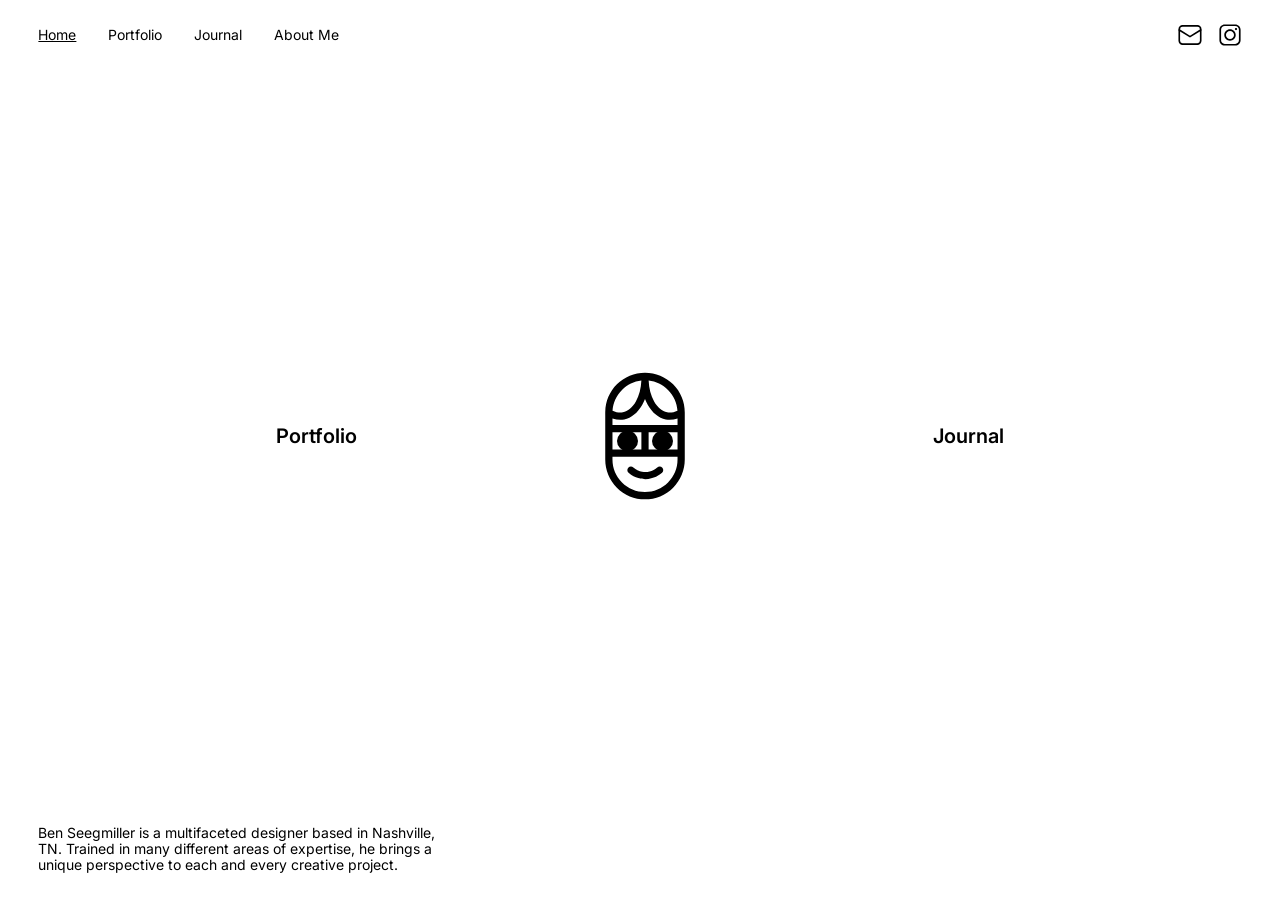
<file: index.html>
<!DOCTYPE html>
<html lang="en">
<head>
    <meta charset="UTF-8">
    <meta name="viewport" content="width=device-width, initial-scale=1.0">
    <title>Home | Ben Seegmiller</title>
    <link rel="stylesheet" href="style.css">
    <script src="eyes.js" defer></script>
    <link rel="icon" type="image/png" href="./icons/favicon/favicon-96x96.png" sizes="96x96"/>
    <link rel="icon" type="image/svg+xml" href="./icons/favicon.svg"/>
    <link rel="shortcut icon" href="./icons/favicon.ico"/>
    <link rel="apple-touch-icon" sizes="180x180" href="./icons/apple-touch-icon.png"/>
    <meta name="apple-mobile-web-app-title" content="BenSeegmiller"/>
    <link rel="manifest" href="./icons/site.webmanifest"/>
</head>
<body>
    <div class="wrapper">
        <div class="home-container">
            <div class="navigation">
                <div class="nav-links">
                    <a href="index.html" class="underline"
                    ><p>Home</p></a>
                    <a href="portfolio.html"><p>Portfolio</p></a>
                    <a href="journal.html"><p>Journal</p></a>
                    <a href="aboutme.html"><p>About Me</p></a>
                </div>
                <div class="nav-name">
                    <a href="mailto:benkseegmiller@gmail.com" targer="_blank">
                        <div class="email"></div>
                    </a>
                    <a href="https://www.instagram.com/benseegmiller_art/" target="_blank">
                        <div class="instagram"></div>
                    </a>
                </div>
            </div>
            <div class="home-content">
                <a href="portfolio.html"><h3 class="semibold">Portfolio</h3></a>
                <div class="home-logo">
                    <div class="eye">
                        <div class="pupil"></div>
                    </div>
                    <div class="eye">
                        <div class="pupil"></div>
                    </div>
                </div>
                <a href="journal.html"><h3 class="semibold">Journal</h3></a>
            </div>
            <div class="home-footnote">
                <p>Ben Seegmiller is a multifaceted designer based in Nashville, TN. Trained in many different areas of expertise, he brings a unique perspective to each and every creative project.</p>
            </div>
        </div>
    </div>
</body>
</html>
</file>
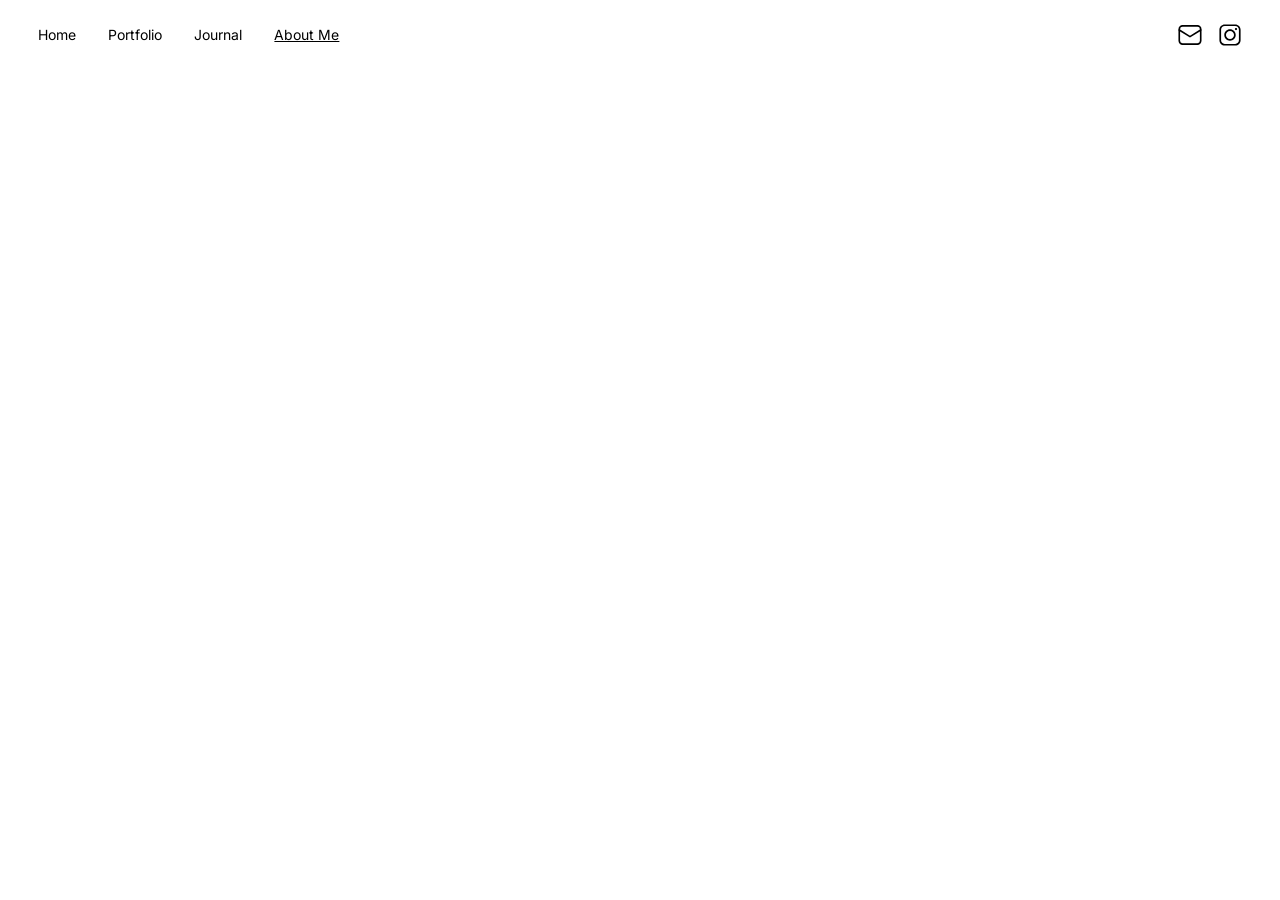
<file: aboutme.html>
<!DOCTYPE html>
<html lang="en">
<head>
    <meta charset="UTF-8">
    <meta name="viewport" content="width=device-width, initial-scale=1.0">
    <title>About Me | Ben Seegmiller</title>
    <link rel="stylesheet" href="style.css">
     <!-- Fonts Preload START -->
    <link rel="preload" href="./fonts/Inter/Inter-VariableFont_opsz,wght.ttf" as="font" type="truetype" crossorigin="">
    <link rel="preload" href="./fonts/Inter/Inter-Italic-VariableFont_opsz,wght.ttf" as="font" type="truetype" crossorigin="">
    <!-- Fonts Preload END -->
    <!-- Favicon START -->
    <link rel="icon" type="image/png" href="./icons/favicon/favicon-96x96.png" sizes="96x96"/>
    <link rel="icon" type="image/svg+xml" href="./icons/favicon.svg"/>
    <link rel="shortcut icon" href="./icons/favicon.ico"/>
    <link rel="apple-touch-icon" sizes="180x180" href="./icons/apple-touch-icon.png"/>
    <meta name="apple-mobile-web-app-title" content="BenSeegmiller"/>
    <link rel="manifest" href="./icons/site.webmanifest"/>
    <!-- Favicon END -->
</head>
<body>
    <div class="wrapper">
        <div class="aboutme-container">
            <div class="navigation">
                <div class="nav-links">
                    <a href="index.html"><p>Home</p></a>
                    <a href="portfolio.html"><p>Portfolio</p></a>
                    <a href="journal.html"><p>Journal</p></a>
                    <a href="aboutme.html" class="underline"><p>About Me</p></a>
                </div>
                <div class="nav-name">
                    <a href="mailto:benkseegmiller@gmail.com" targer="_blank">
                        <div class="email"></div>
                    </a>
                    <a href="https://www.instagram.com/benseegmiller_art/" target="_blank">
                        <div class="instagram"></div>
                    </a>
                </div>
            </div>
        </div>
    </div>
</body>
</html>
</file>
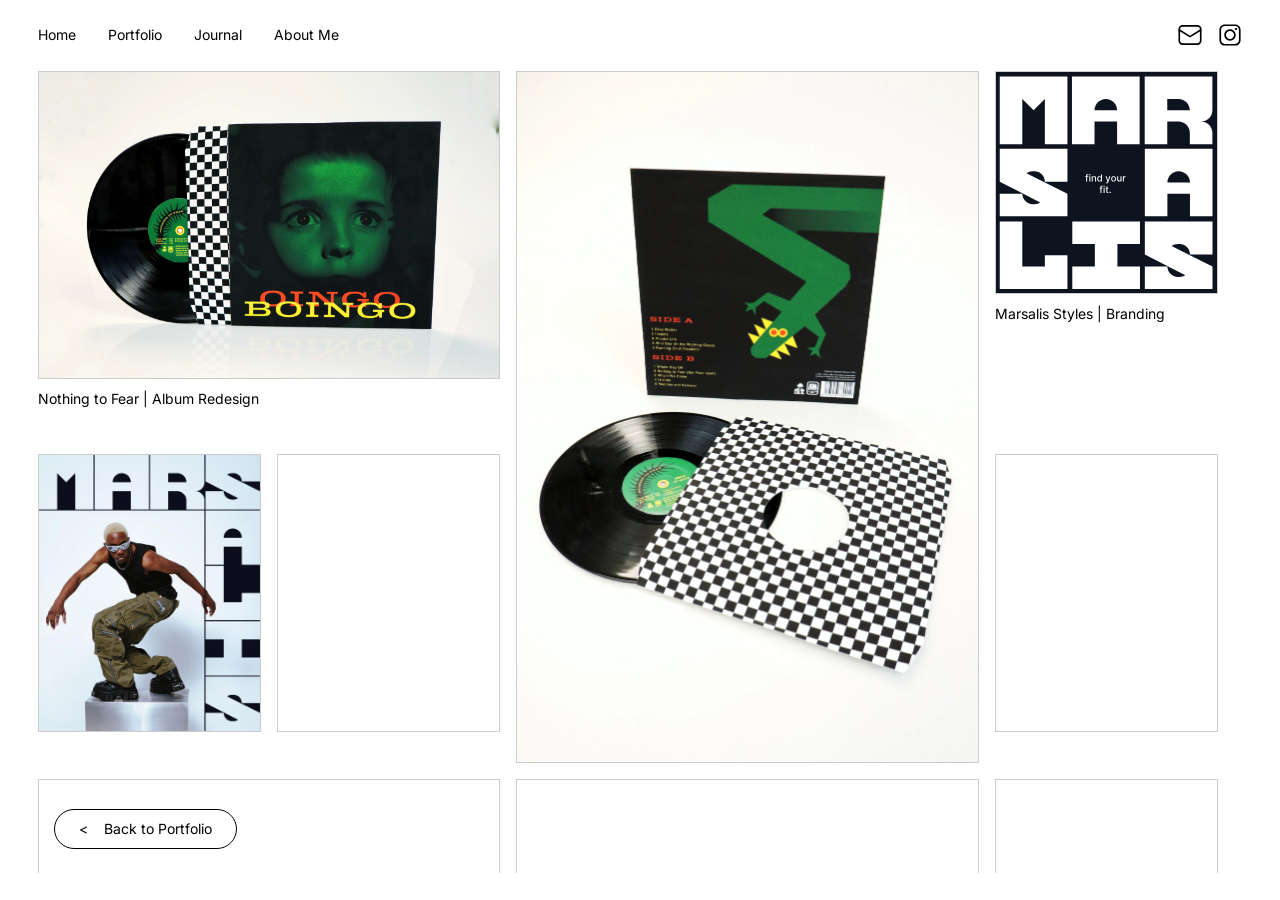
<file: archive.html>
<!DOCTYPE html>
<html lang="en">
<head>
    <meta charset="UTF-8">
    <meta name="viewport" content="width=device-width, initial-scale=1.0">
    <title>Portfolio | Ben Seegmiller</title>
    <link rel="stylesheet" href="style.css">
    <script src="lazysizes.min.js" async=""></script>
    <!-- Fonts Preload START -->
    <link rel="preload" href="./fonts/Inter/Inter-VariableFont_opsz,wght.ttf" as="font" type="truetype" crossorigin="">
    <link rel="preload" href="./fonts/Inter/Inter-Italic-VariableFont_opsz,wght.ttf" as="font" type="truetype" crossorigin="">
    <!-- Fonts Preload END -->
    <!-- Favicon START -->
    <link rel="icon" type="image/png" href="./icons/favicon/favicon-96x96.png" sizes="96x96"/>
    <link rel="icon" type="image/svg+xml" href="./icons/favicon.svg"/>
    <link rel="shortcut icon" href="./icons/favicon.ico"/>
    <link rel="apple-touch-icon" sizes="180x180" href="./icons/apple-touch-icon.png"/>
    <meta name="apple-mobile-web-app-title" content="BenSeegmiller"/>
    <link rel="manifest" href="./icons/site.webmanifest"/>
    <!-- Favicon END -->
</head>
<body>
    <div class="wrapper">
        <div class="archive-container">
            <div class="navigation">
                <div class="nav-links">
                    <a href="index.html"><p>Home</p></a>
                    <a href="portfolio.html"><p>Portfolio</p></a>
                    <a href="journal.html"><p>Journal</p></a>
                    <a href="aboutme.html"><p>About Me</p></a>
                </div>
                <div class="nav-name">
                    <a href="mailto:benkseegmiller@gmail.com" targer="_blank">
                        <div class="email"></div>
                    </a>
                    <a href="https://www.instagram.com/benseegmiller_art/" target="_blank">
                        <div class="instagram"></div>
                    </a>
                </div>
            </div>
            <div class="archive-grid">
            <!-- ARCHIVE IMAGES BULK START -->
            <!-- Nothing To Fear -->
                <div class="item wide"><img data-src="./images/archives/nothingtofear-front.webp" alt="Archive item" class="lazyload" decoding="async"><p>Nothing to Fear | Album Redesign</p></div>
                <div class="item big"><img data-src="./images/archives/nothingtofear-back.webp" alt="Archive item" class="lazyload" decoding="async"></div>
            <!-- Marsalis Styles -->
                <div class="item"><img data-src="./images/archives/marsalis-logo.svg" alt="Archive item" class="lazyload" decoding="async"><p>Marsalis Styles | Branding</p></div>
                <div class="item"><img data-src="./images/archives/marsalis-one.webp" alt="Archive item" class="lazyload" decoding="async"></div>
                <div class="item"><img data-src="./images/archives/marsalis-two.webp" alt="Archive item" class="lazyload" decoding="async"></div>
                <div class="item"><img data-src="./images/archives/marsalis-three.webp" alt="Archive item" class="lazyload" decoding="async"></div>
            <!-- St. Vitos -->
                <div class="item wide"><img data-src="./images/archives/stvitos-mock.webp" alt="Archive item" class="lazyload" decoding="async"><p>St. Vitos | Menu Layout</p></div>
            <!-- Turtle Beach -->
                <div class="item wide"><img data-src="./images/archives/turtlebeach-one.webp" alt="Archive item" class="lazyload" decoding="async"><p>Turtle Beach | Print Campaign</p></div>
                <div class="item wide"><img data-src="./images/archives/turtlebeach-two.webp" alt="Archive item" class="lazyload" decoding="async"></div>
                <div class="item wide"><img data-src="./images/archives/turtlebeach-four.webp" alt="Archive item" class="lazyload" decoding="async"></div>
            <!-- Pepperell Mill -->
                <div class="item wide"><img data-src="./images/archives/pepperellmill-card.webp" alt="Archive item" class="lazyload" decoding="async"><p>Pepperell Mill | Brand Identity</p></div>
                <div class="item wide"><img data-src="./images/archives/pepperellmill-letterhead.webp" alt="Archive item" class="lazyload" decoding="async"></div>
            <!-- Barracuda Disco -->
                <div class="item"><img data-src="./images/archives/barracuda-logotype.webp" alt="Archive item" class="lazyload" decoding="async"><p>Barracuda Disco | Brand Identity</p></div>
                <div class="item"><img data-src="./images/archives/barracuda-logomark.webp" alt="Archive item" class="lazyload" decoding="async"></div>
            <!-- Day to Dream -->
                <div class="item tall"><img data-src="./images/archives/daytodream-presidents.webp" alt="Archive item" class="lazyload" decoding="async"><p>Day to Dream | Experiential Design</p></div>
                <div class="item tall"><img data-src="./images/archives/daytodream-messages.webp" alt="Archive item" class="lazyload" decoding="async"></div>
                <div class="item wide"><img data-src="./images/archives/daytodream-photo1.webp" alt="Archive item" class="lazyload" decoding="async"></div>
                <div class="item wide"><img data-src="./images/archives/daytodream-photo2.webp" alt="Archive item" class="lazyload" decoding="async"></div>
            <!-- History Book Covers -->
                <div class="item wide"><img data-src="./images/archives/historybooks-mock.webp" alt="Archive item" class="lazyload" decoding="async"><p>American War Stories | Book Cover Design</p></div>
                <div class="item big"><img data-src="./images/archives/historybooks-one.webp" alt="Archive item" class="lazyload" decoding="async"></div>
                <div class="item big"><img data-src="./images/archives/historybooks-two.webp" alt="Archive item" class="lazyload" decoding="async"></div>
                <div class="item big"><img data-src="./images/archives/historybooks-three.webp" alt="Archive item" class="lazyload" decoding="async"></div>
            <!-- Music City Beatbox Battle -->
                <div class="item"><img data-src="./images/archives/beatboxbattle-one.webp" alt="Archive item" class="lazyload" decoding="async"><p>Music City Beatbox Battle | Poster Design</p></div>
                <div class="item"><img data-src="./images/archives/beatboxbattle-two.webp" alt="Archive item" class="lazyload" decoding="async"></div>
            <!-- ARCHIVE IMAGES BULK END -->
            </div>
            <div class="archive-back">
                <a href="portfolio.html" class="button1"><p><</p><p>Back to Portfolio</p></a>
            </div>
        </div>
    </div>
</body>
</html>
</file>
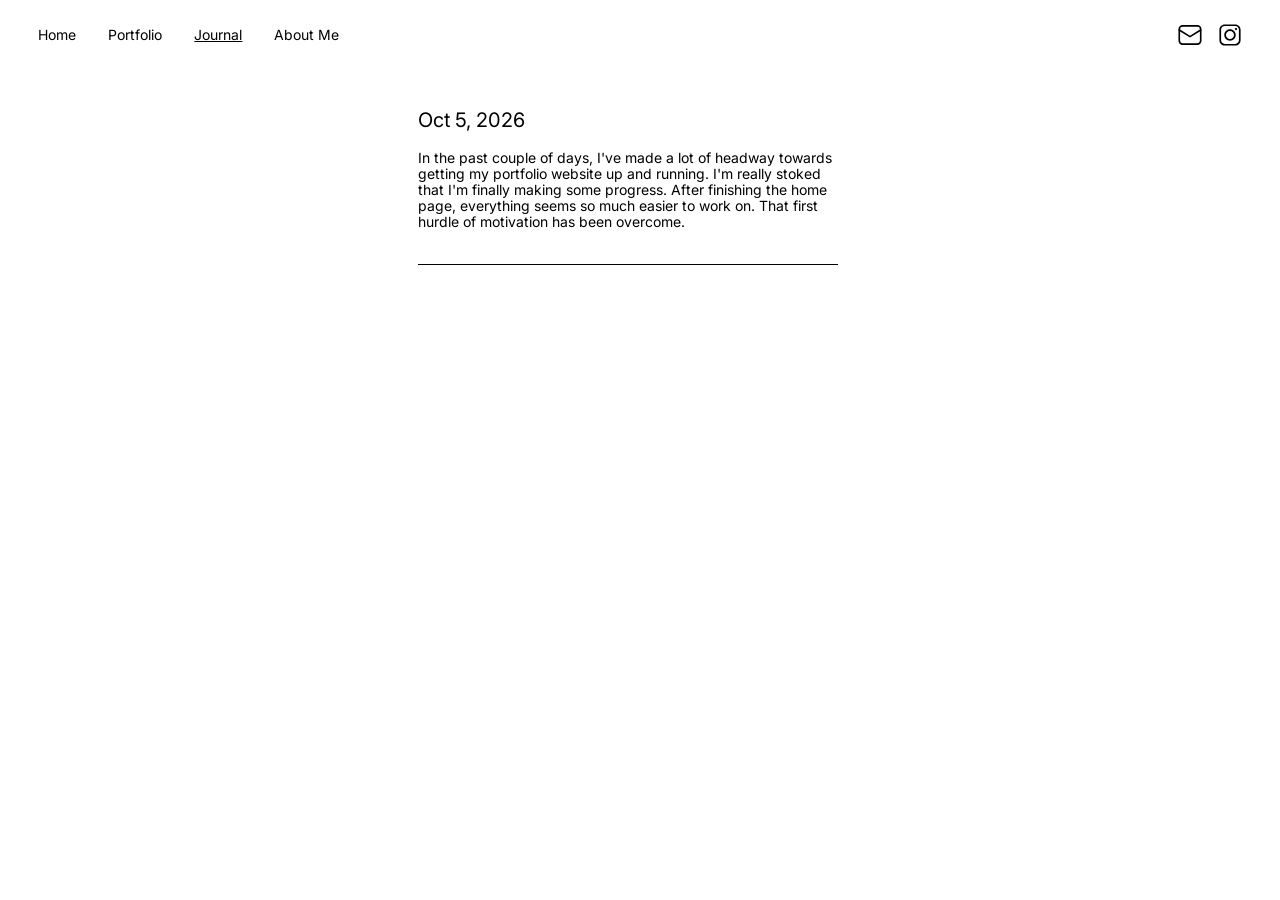
<file: journal.html>
<!DOCTYPE html>
<html lang="en">
<head>
    <meta charset="UTF-8">
    <meta name="viewport" content="width=device-width, initial-scale=1.0">
    <title>Journal | Ben Seegmiller</title>
    <link rel="stylesheet" href="style.css">
    <link rel="icon" type="image/png" href="./icons/favicon/favicon-96x96.png" sizes="96x96"/>
    <link rel="icon" type="image/svg+xml" href="./icons/favicon.svg"/>
    <link rel="shortcut icon" href="./icons/favicon.ico"/>
    <link rel="apple-touch-icon" sizes="180x180" href="./icons/apple-touch-icon.png"/>
    <meta name="apple-mobile-web-app-title" content="BenSeegmiller"/>
    <link rel="manifest" href="./icons/site.webmanifest"/>
</head>
<body>
    <div class="wrapper">
        <div class="journal-container">
            <div class="navigation">
                <div class="nav-links">
                    <a href="index.html"><p>Home</p></a>
                    <a href="portfolio.html"><p>Portfolio</p></a>
                    <a href="journal.html" class="underline"><p>Journal</p></a>
                    <a href="aboutme.html"><p>About Me</p></a>
                </div>
                <div class="nav-name">
                    <a href="mailto:benkseegmiller@gmail.com" targer="_blank">
                        <div class="email"></div>
                    </a>
                    <a href="https://www.instagram.com/benseegmiller_art/" target="_blank">
                        <div class="instagram"></div>
                    </a>
                </div>
            </div>
            <div class="journal-content">
                <div class="journal-list"></div>
                <div class="journal-entries">
                    <div class="entry"><h3>Oct 5, 2026</h3>
                        <p>In the past couple of days, I've made a lot of headway towards getting my portfolio website up and running. I'm really stoked that I'm finally making some progress. After finishing the home page, everything seems so much easier to work on. That first hurdle of motivation has been overcome.</p>
                    </div>
                </div>
            </div>
        </div>
    </div>
</body>
</html>
</file>
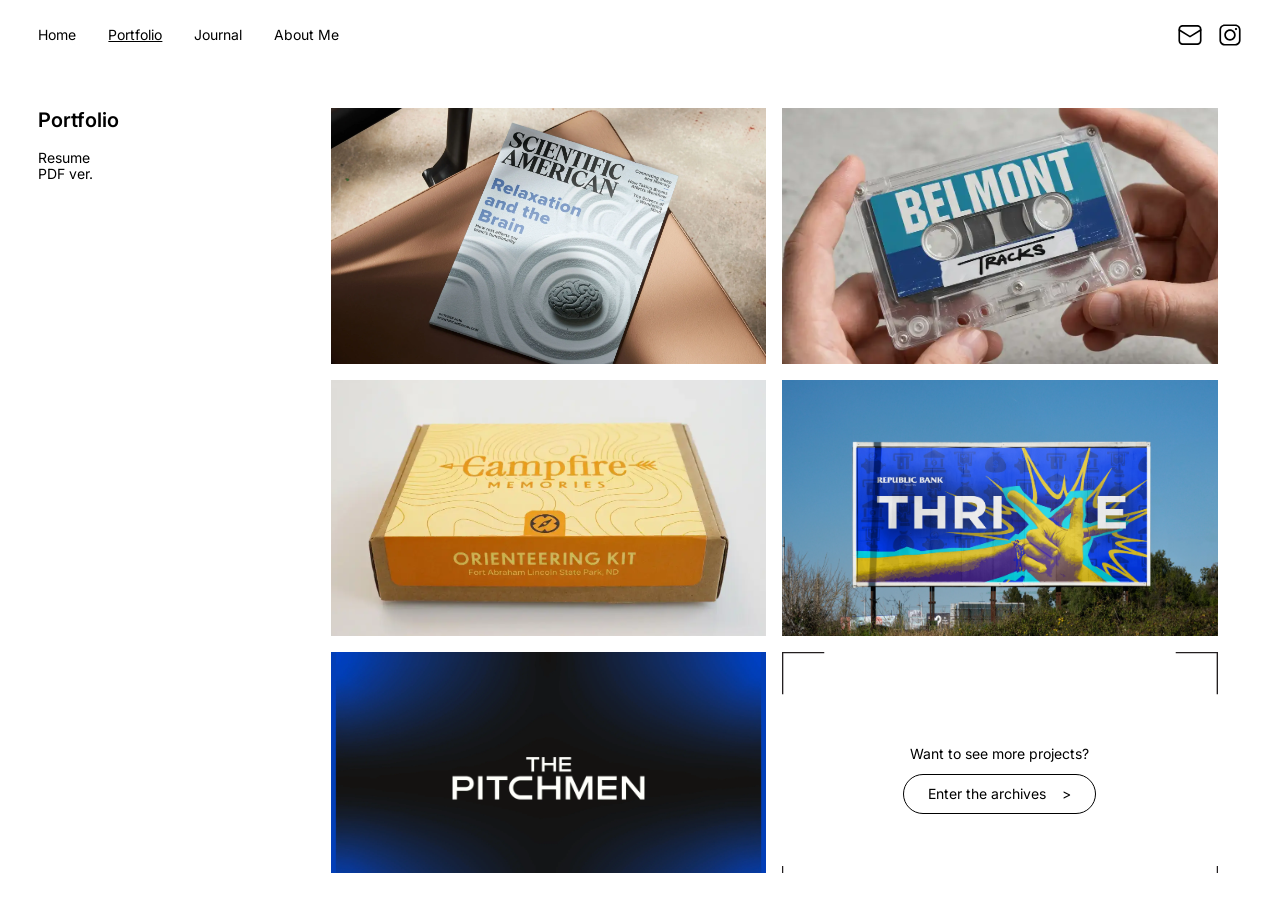
<file: portfolio.html>
<!DOCTYPE html>
<html lang="en">
<head>
    <meta charset="UTF-8">
    <meta name="viewport" content="width=device-width, initial-scale=1.0">
    <title>Portfolio | Ben Seegmiller</title>
    <link rel="stylesheet" href="style.css">
    <!-- Fonts Preload START -->
    <link rel="preload" href="./fonts/Inter/Inter-VariableFont_opsz,wght.ttf" as="font" type="truetype" crossorigin="">
    <link rel="preload" href="./fonts/Inter/Inter-Italic-VariableFont_opsz,wght.ttf" as="font" type="truetype" crossorigin="">
    <!-- Fonts Preload END -->
    <!-- Images Preload START -->
    <link rel="preload" as="image" href="./images/portfolio-home/wanderingmind-cover.webp" fetchpriority="high">
    <link rel="preload" as="image" href="./images/portfolio-home/belmonttracks-cover.webp" fetchpriority="high">
    <link rel="preload" as="image" href="./images/portfolio-home/campfirememories-cover.webp" fetchpriority="high">
    <link rel="preload" as="image" href="./images/portfolio-home/thrive-cover.webp" fetchpriority="high">
    <link rel="preload" as="image" href="./images/portfolio-home/pitchmen-cover.webp" fetchpriority="high">
    <link rel="preload" as="image" href="./icons/bg-cornerborder.svg" fetchpriority="high">
    <!-- Images Preload END -->
    <!-- Favicon START -->
    <link rel="icon" type="image/png" href="./icons/favicon/favicon-96x96.png" sizes="96x96"/>
    <link rel="icon" type="image/svg+xml" href="./icons/favicon.svg"/>
    <link rel="shortcut icon" href="./icons/favicon.ico"/>
    <link rel="apple-touch-icon" sizes="180x180" href="./icons/apple-touch-icon.png"/>
    <meta name="apple-mobile-web-app-title" content="BenSeegmiller"/>
    <link rel="manifest" href="./icons/site.webmanifest"/>
    <!-- Favicon END -->
</head>
<body>
    <div class="wrapper">
        <div class="portfolio-container">
            <div class="navigation">
                <div class="nav-links">
                    <a href="index.html"><p>Home</p></a>
                    <a href="portfolio.html" class="underline"><p>Portfolio</p></a>
                    <a href="journal.html"><p>Journal</p></a>
                    <a href="aboutme.html"><p>About Me</p></a>
                </div>
                <div class="nav-name">
                    <a href="mailto:benkseegmiller@gmail.com" targer="_blank">
                        <div class="email"></div>
                    </a>
                    <a href="https://www.instagram.com/benseegmiller_art/" target="_blank">
                        <div class="instagram"></div>
                    </a>
                </div>
            </div>
            <div class="portfolio-content">
                <div class="portfolio-list">
                    <h3 class="semibold">Portfolio</h3>
                    <br>
                    <p><a href="resume.pdf">Resume</a></p>
                    <p><a href="portfolio.pdf">PDF ver.</a></p>
                </div>
                <div class="portfolio-grid">
                    <a href="project1.html" class="box1"><h3>Science of a Wandering Mind</h3><p>Editorial Layout</p></a>
                    <a href="journal.html" class="box2"><h3>Belmont Tracks</h3><p>Brand Redesign</p></a>
                    <a href="journal.html" class="box3"><h3>Campfire Memories</h3><p>Packaging Design</p></a>
                    <a href="journal.html" class="box4"><h3>THRIVE</h3><p>Ad Campaign</p></a>
                    <a href="journal.html" class="box5"><h3>The Pitchmen</h3><p>Creative Direction</p></a>
                    <div class="box6">
                        <p>Want to see more projects?</p>
                        <a href="archive.html" class="button1"><p>Enter the archives</p><p>></p></a>
                    </div>
                </div>
            </div>
        </div>
    </div>
</body>
</html>
</file>
<file: style.css>
*{
    margin: 0;
    padding: 0;
    box-sizing: border-box;
}
    /* Universal Modifiers */
:root{
    font-size: clamp(0.875rem, 1.36vw, 1rem);
}
.wrapper{
    width: 100%;
    height: 100%;
    display: flex;
    flex-direction: column;
}
p{
    font-family: 'Inter', sans-serif;
    font-weight: 400;
    font-style: normal;
    font-kerning: normal;
    font-size: min(14px, 1rem);
    line-height: min(16px, 1.125rem)
}
.semibold{
    font-family: 'Inter', sans-serif;
    font-weight: 600;
    font-style: normal;
}
.italic{
    font-family: 'Inter', sans-serif;
    font-style: italic;
}
h3{
    font-family: 'Inter', sans-serif;
    font-weight: 400;
    font-style: normal;
    font-kerning: normal;
    font-size: 1.25rem;
    line-height: 1.5rem;
}
.lazyload,
.lazyloading {
	opacity: 0;
}
.lazyloaded {
	opacity: 1;
	transition: opacity 0.5s ease;
}
/* Inter Normal */
@font-face {
    font-family: 'Inter';
    src: url(./fonts/Inter/Inter-VariableFont_opsz\,wght.ttf) format('truetype');
    font-weight: 100 900;
    font-style: normal;
    font-display: swap;
    font-kerning: normal;
}
/* Inter Italic */
@font-face {
    font-family: 'Inter';
    src: url(./fonts/Inter/Inter-Italic-VariableFont_opsz\,wght.ttf) format('truetype');
    font-weight: 100 900;
    font-style: italic;
    font-display: swap;
    font-kerning: normal;
}
/* Buttons */
.button1{
    width: auto;
    height: 2.5rem;
    padding-left: 1.5rem;
    padding-right: 1.5rem;
    display: flex;
    gap: 1rem;
    border: 1px solid black;
    border-radius: 2rem;
    flex-direction: row;
    justify-content: center;
    align-items: center;
}
/* index.html */
    /* Home Section */
.home-container{
    width: 100vw;
    height: 100vh;
    padding-top: 2.5vh;
    padding-bottom: 3vh;
    padding-left: max(1.75rem, 3vw);
    padding-right: max(1.75rem, 3vw);
    display: flex;
    flex-direction: column;
    justify-content: space-between;
    align-items: start;
    background-color: white;
}
.navigation{
    width: 100%;
    height: 1.5rem;
    display: flex;
    flex-direction: row;
    justify-content: space-between;
    align-items: center;
    a{
        text-decoration: none;
        color: black;
        transition: text-decoration 0.2s ease;
    }
    a:hover{
        text-decoration: underline;
    }
    .underline{
    text-decoration: underline;
    }
    .nav-name{
        width: auto;
        height: auto;
        color: black;
        display: flex;
        flex-direction: row;
        gap: 1rem;
        .instagram{
            width: 1.5rem;
            height: 1.5rem;
            background-image: url(./icons/Instagram.svg);
            background-position: center;
            background-size: 1.5rem 1.5rem;
            background-repeat: no-repeat;
        }
        .email{
            width: 1.5rem;
            height: 1.5rem;
            background-image: url(./icons/Email.svg);
            background-position: center;
            background-size: 1.65rem 1.65rem;
            background-repeat: no-repeat;
        }
    }
    .nav-links{
        width: auto;
        height: auto;
        display: flex;
        gap: 2rem;
        flex-direction: row;
        justify-content: end;
        color: black;
    }
}
.home-content{
    width: 100%;
    height: 9.375rem;
    display: flex;
    flex-direction: row;
    justify-content: space-evenly;
    align-items: center;
    color: black;
    a{
        color: black;
        text-decoration: none;
        transition: transform 0.2s ease;
    }
    a:hover{
        transform: scale(1.15);
    }
}
.home-footnote{
    width: clamp(416px, 26rem, 26rem);
    height: auto;
    text-align: start;
    color: black;
}
.home-logo{
    width: 6.25rem;
    height: 9.375rem;
    padding: 4.438rem 1.063rem 3.813rem 1.063rem;
    background-image: url(./icons/BenLogo-eyeless.svg);
    background-position: center;
    background-size: cover;
    background-repeat: no-repeat;
    display: flex;
    flex-direction: row;
    justify-content: center;
    align-items: start;
    gap: 0.375rem;
    .eye{
        width: 1.86rem;
        height: 1.15rem;
        position: relative;
        display: flex;
        flex-direction: column;
        justify-content: center;
        align-items: center;
        overflow: hidden;
        .pupil{
            width: 1.3rem;
            height: 1.3rem;
            background-color: black;
            border-radius: 50%;
            position: absolute;
            transition: transform 0.1s ease-out;
        }
    }
}
/* portfolio.html */
    /* Portfolio Section */
.portfolio-container{
    width: 100vw;
    height: 100vh;
    padding-top: 2.5vh;
    padding-bottom: 3vh;
    padding-left: max(1.75rem, 3vw);
    padding-right: max(1.75rem, 3vw);
    display: flex;
    flex-direction: column;
    justify-content: space-between;
    align-items: center;
    background-color: white;
}
.portfolio-content{
    width: 100%;
    height: 85vh;
    display: flex;
    flex-direction: row;
    gap: 5rem;
    justify-content: space-between;
    align-items: start;
}
.portfolio-list{
    width: auto;
    height: 85vh;
    display: flex;
    flex-direction: column;
    justify-content: start;
    align-items: start;
    a{
        text-decoration: none;
        color: black;
        transition: text-decoration 0.3s ease;
    }
    a:hover{
        text-decoration: underline;
    }
}
.portfolio-grid{
    width: 56.922rem;
    height: 85vh;
    overflow-y: auto;
    display: grid;
    gap: 1rem;
    padding-right: 1.5rem;
    grid-template-columns: repeat(2, 1fr);
    grid-template-rows: repeat(3, 16rem);
    grid-template-areas:
        "box1 box2"
        "box3 box4"
        "box5 box6";
    justify-content: start;
    align-items: end;
    .box1{
    width: 100%;
    height: 100%;
    padding: 1rem clamp(1rem, 1.5vw, 1.15rem);
    background-image: url(./images/portfolio-home/wanderingmind-cover.webp);
    background-size: 135% auto;
    --bg-size: 135%;
    background-position: 50% 42%;
    background-blend-mode: multiply;
    display: flex;
    flex-direction: column;
    justify-content: end;
    align-items: start;
    text-align: left;
    grid-area: box1;
    aspect-ratio: 1.7/1;
    }
    .box2{
    width: 100%;
    height: 100%;
    padding: 1rem clamp(1rem, 1.5vw, 1.15rem);
    background-image: url(./images/portfolio-home/belmonttracks-cover.webp);
    background-size: 115% auto;
    --bg-size: 115%;
    background-position: 50% 42%;
    background-blend-mode: multiply;
    display: flex;
    flex-direction: column;
    justify-content: end;
    align-items: start;
    text-align: center;
    grid-area: box2;
    aspect-ratio: 1.7/1;
    }
    .box3{
    width: 100%;
    height: 100%;
    padding: 1rem clamp(1rem, 1.5vw, 1.15rem);
    background-image: url(./images/portfolio-home/campfirememories-cover.webp);
    background-size: 105% auto;
    --bg-size: 105%;
    background-position: 50% 30%;
    background-blend-mode: multiply;
    display: flex;
    flex-direction: column;
    justify-content: end;
    align-items: start;
    text-align: center;
    grid-area: box3;
    aspect-ratio: 1.7/1;
    }
    .box4{
    width: 100%;
    height: 100%;
    padding: 1rem clamp(1rem, 1.5vw, 1.15rem);
    background-image: url(./images/portfolio-home/thrive-cover.webp);
    background-size: 110% auto;
    --bg-size: 110%;
    background-position: 50% 50%;
    background-blend-mode: multiply;
    display: flex;
    flex-direction: column;
    justify-content: end;
    align-items: start;
    text-align: center;
    grid-area: box4;
    aspect-ratio: 1.7/1;
    }
    .box5{
    width: 100%;
    height: 100%;
    padding: 1rem clamp(1rem, 1.5vw, 1.15rem);
    background-image: url(./images/portfolio-home/pitchmen-cover.webp);
    background-size: 100% auto;
    --bg-size: 100%;
    background-position: 50% 50%;
    background-blend-mode: multiply;
    display: flex;
    flex-direction: column;
    justify-content: end;
    align-items: start;
    text-align: center;
    grid-area: box5;
    aspect-ratio: 1.7/1;
    }
    .box6{
    width: 100%;
    height: 100%;
    padding: 1rem clamp(1rem, 1.5vw, 1.15rem);
    background-image: url(./icons/bg-cornerborder.svg);
    background-size: 100%;
    background-position: center;
    display: flex;
    gap: 0.75rem;
    flex-direction: column;
    justify-content: center;
    align-items: center;
    text-align: center;
    grid-area: box6;
    aspect-ratio: 1.7/1;
        a{
            color: black;
            background-color: none;
            transition: background-color 0.1s ease;
            transition: color 0.1s ease;
            h3{
                opacity: 100%;
            }
            p{
                font-variation-settings: "wght" 400;
                opacity: 100%;
            }
        }
        a:hover{
            background-color: black;
            color: rgba(255, 255, 255);
            p{
                font-variation-settings: "wght" 350;
            }
        }
    }
    a{
        appearance: none;
        background-color: none;
        text-decoration: none;
        color: rgba(255, 255, 255);
        transition: background-color 0.2s ease;
        transition: background-size 0.2s ease;
        h3{
            line-height: 2rem;
            opacity: 0%;
            transition: opacity 0.2s ease;
        }
        p{
            font-variation-settings: "wght" 350;
            opacity: 0%;
            transition: opacity 0.2s ease;
        }
    }
    a:hover{
        background-color: rgba(0, 0, 0, 0.65);
        background-size: calc(var(--bg-size) * 1.05), auto;
        h3{
            opacity: 100%;
        }
        p{
            opacity: 100%
        }
    }
}
@media screen and (max-width: 1138px) {
    .portfolio-grid{
        width: minmax(34.636rem, 100%);
        min-width: 34.636rem;
        height: auto;
        grid-template-rows: repeat(3, auto);
    }
}
@media screen and (max-width: 770px) {
    .portfolio-grid{
        width: minmax(auto, 100%);
        max-width: 27.211rem;
        min-width: 0;
        height: 85vh;
        grid-template-columns: repeat(1, 1fr);
        grid-template-rows: repeat(6, auto);
        grid-template-areas:
            "box1"
            "box2"
            "box3"
            "box4"
            "box5"
            "box6";
    }
}
/* journal.html */
    /* Journal Section */
.journal-container{
    width: 100vw;
    height: 100vh;
    padding-top: 2.5vh;
    padding-bottom: 3vh;
    padding-right: max(1.75rem, 3vw);
    padding-left: max(1.75rem, 3vw);
    display: flex;
    gap: 1.5rem;
    flex-direction: column;
    justify-content: space-between;
    align-items: center;
    background-color: white;
}
.journal-content{
    width: 100%;
    height: 85vh;
    display: flex;
    flex-direction: row;
    justify-content: center;
    align-items: start;
    .journal-entries{
        width: clamp(444px, 30vw, 30vw);
        height: 85vh;
        padding-right: 1.5rem;
        display: flex;
        flex-direction: column;
        justify-content: start;
        align-items: center;
        overflow-y: auto;
        .entry{
            width: 100%;
            height: auto;
            padding-bottom: 1rem;
            margin-bottom: 1rem;
            border-bottom: 1px solid black;
            color: black;
            text-align: start;
            white-space: pre-line;
            text-wrap: pretty;
        }
        .entry-img{
            max-width: 100%;
            height: auto;
            object-fit: contain;
        }
    }
}
/* archive.html */
    /* Archive Section */
.archive-container{
    width: 100vw;
    height: 100vh;
    padding-top: 2.5vh;
    padding-bottom: 3vh;
    padding-left: max(1.75rem, 3vw);
    padding-right: max(1.75rem, 3vw);
    gap: 1.5rem;
    display: flex;
    flex-direction: column;
    justify-content: space-between;
    align-items: start;
    background-color: white;
}
.archive-back{
    width: auto;
    height: auto;
    position: absolute;
    bottom: calc(3vh + 1.5rem);
    left: calc(max(1.75rem, 3vw) + 1rem);
    a{
            color: black;
            background-color: white;
            text-decoration: none;
            transition: background-color 0.1s ease;
            transition: color 0.1s ease;
            h3{
                opacity: 100%;
            }
            p{
                font-variation-settings: "wght" 400;
                opacity: 100%;
            }
        }
        a:hover{
            background-color: black;
            color: rgba(255, 255, 255);
            p{
                font-variation-settings: "wght" 350;
            }
        }
}
.archive-grid{
    width: 100%;
    height: auto;
    overflow-y: auto;
    padding-right: 1.5rem;
    padding-bottom: 15vh;
    display: grid;
    grid-template-columns: repeat(auto-fit, minmax(min(200px, 100%), 1fr));
    grid-auto-flow: dense;
    align-items: start;
    justify-content: center;
    gap: 1rem;
    .item{
        display: flex;
        flex-direction: column;
        gap: 0.75rem;
    }
    .wide{
        grid-column: span 2;
    }
    .tall{
        grid-row: span 2;
    }
    .big{
        grid-column: span 2;
        grid-row: span 2;
    }
    .item img{
        width: 100%;
        height: 100%;
        object-fit: contain;
        display: block;
        border: 1px solid rgba(0, 0, 0, 0.20);
    }
    @media (max-width: 480px) {
        .wide, .big {
            grid-column: span 1;
        }
    }
}
/* aboutme.html */
    /* About Me Section */
.aboutme-container{
    width: 100vw;
    height: 100vh;
    padding-top: 2.5vh;
    padding-bottom: 3vh;
    padding-right: max(1.75rem, 3vw);
    padding-left: max(1.75rem, 3vw);
    display: flex;
    flex-direction: column;
    justify-content: space-between;
    align-items: start;
    background-color: white;
}
</file>
